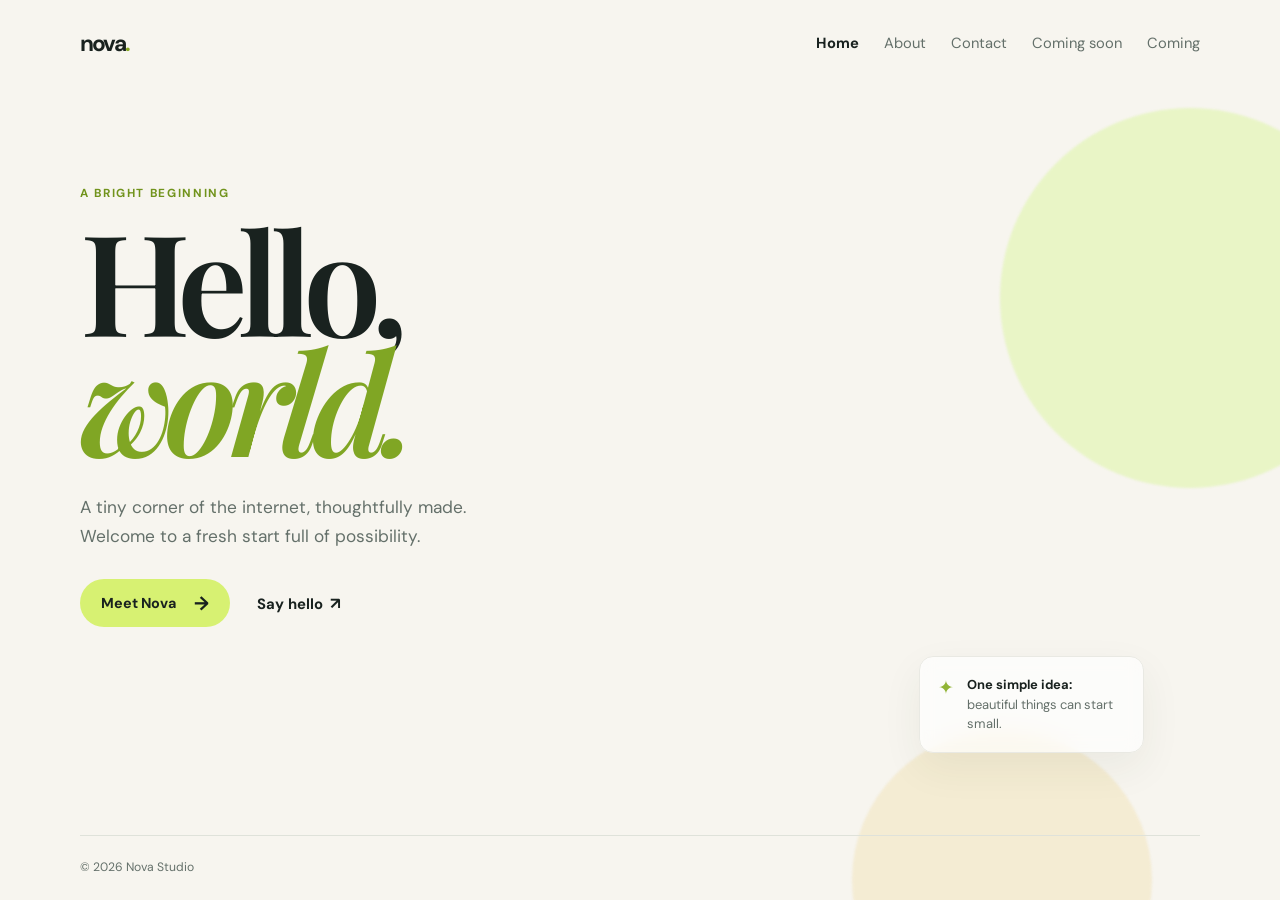
<file: index.html>
<!doctype html>
<html lang="en">
  <head>
    <meta charset="UTF-8" />
    <meta name="viewport" content="width=device-width, initial-scale=1.0" />
    <meta name="description" content="A modern hello world website." />
    <title>Hello, World! — Nova</title>
    <link rel="preconnect" href="https://fonts.googleapis.com" />
    <link rel="preconnect" href="https://fonts.gstatic.com" crossorigin />
    <link href="https://fonts.googleapis.com/css2?family=DM+Sans:wght@400;500;600;700&family=Playfair+Display:wght@600;700&display=swap" rel="stylesheet" />
    <link rel="stylesheet" href="styles.css" />
  </head>
  <body>
    <div class="orb orb-one"></div>
    <div class="orb orb-two"></div>
    <header class="site-header container">
      <a class="brand" href="index.html" aria-label="Nova home">nova<span>.</span></a>
      <nav aria-label="Main navigation">
        <a class="active" href="index.html">Home</a>
        <a href="about.html">About</a>
        <a href="contact.html">Contact</a>
        <a href="coming-soon.html">Coming soon</a>
        <a href="coming.html">Coming</a>
      </nav>
    </header>

    <main class="container hero">
      <p class="eyebrow">A bright beginning</p>
      <h1>Hello,<br /><em>world.</em></h1>
      <p class="intro">A tiny corner of the internet, thoughtfully made. Welcome to a fresh start full of possibility.</p>
      <div class="hero-actions">
        <a class="button" href="about.html">Meet Nova <span aria-hidden="true">→</span></a>
        <a class="text-link" href="contact.html">Say hello <span aria-hidden="true">↗</span></a>
      </div>
      <div class="stat-card">
        <span class="sparkle" aria-hidden="true">✦</span>
        <p><strong>One simple idea:</strong> beautiful things can start small.</p>
      </div>
    </main>

    <footer class="container site-footer">© 2026 Nova Studio</footer>
  </body>
</html>
</file>
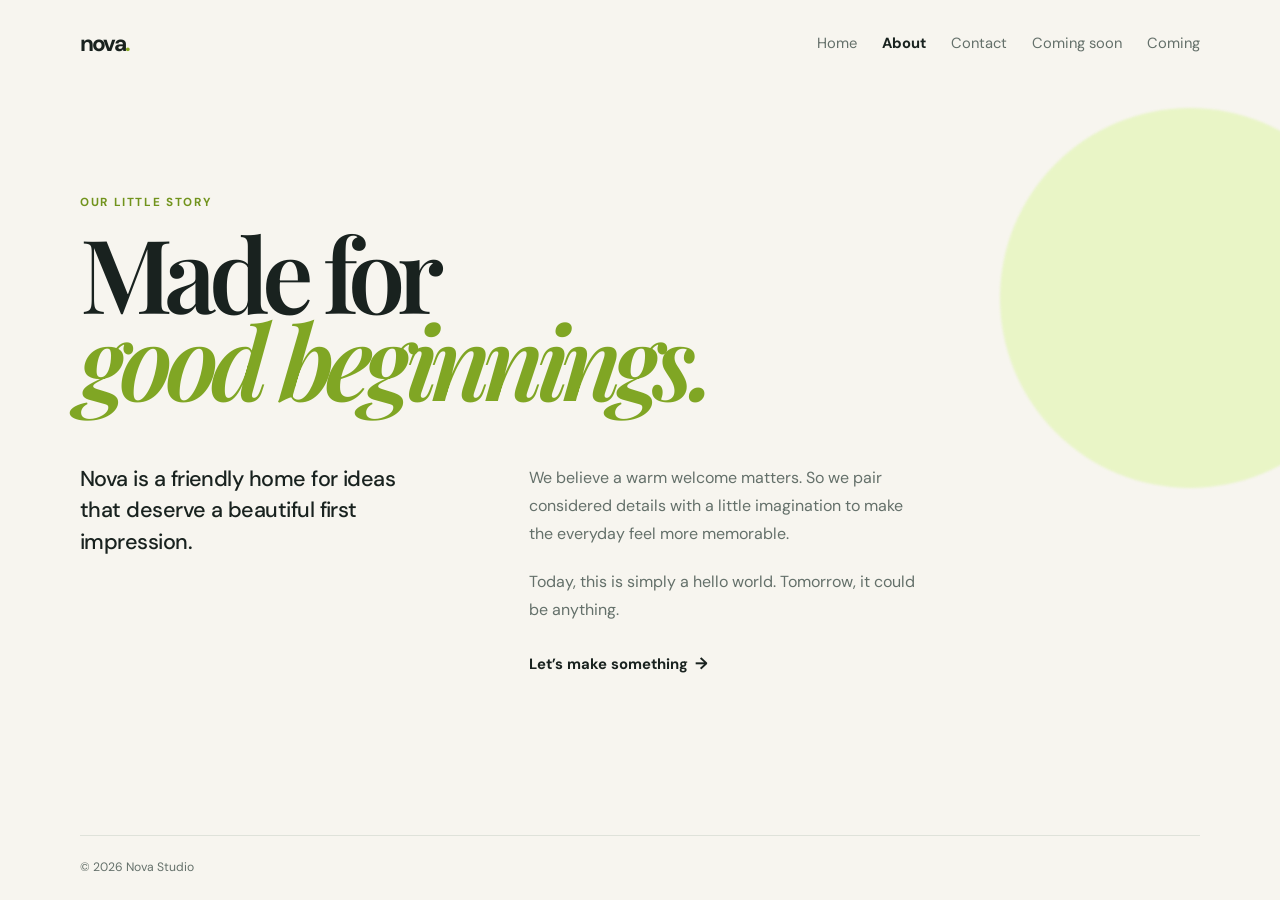
<file: about.html>
<!doctype html>
<html lang="en">
  <head>
    <meta charset="UTF-8" />
    <meta name="viewport" content="width=device-width, initial-scale=1.0" />
    <meta name="description" content="Learn about Nova." />
    <title>About — Nova</title>
    <link rel="preconnect" href="https://fonts.googleapis.com" />
    <link rel="preconnect" href="https://fonts.gstatic.com" crossorigin />
    <link href="https://fonts.googleapis.com/css2?family=DM+Sans:wght@400;500;600;700&family=Playfair+Display:wght@600;700&display=swap" rel="stylesheet" />
    <link rel="stylesheet" href="styles.css" />
  </head>
  <body>
    <div class="orb orb-one"></div>
    <header class="site-header container">
      <a class="brand" href="index.html" aria-label="Nova home">nova<span>.</span></a>
      <nav aria-label="Main navigation">
        <a href="index.html">Home</a>
        <a class="active" href="about.html">About</a>
        <a href="contact.html">Contact</a>
        <a href="coming-soon.html">Coming soon</a>
        <a href="coming.html">Coming</a>
      </nav>
    </header>

    <main class="container page-content">
      <p class="eyebrow">Our little story</p>
      <h1>Made for<br /><em>good beginnings.</em></h1>
      <section class="copy-grid">
        <p class="lead">Nova is a friendly home for ideas that deserve a beautiful first impression.</p>
        <div>
          <p>We believe a warm welcome matters. So we pair considered details with a little imagination to make the everyday feel more memorable.</p>
          <p>Today, this is simply a hello world. Tomorrow, it could be anything.</p>
          <a class="text-link" href="contact.html">Let’s make something <span aria-hidden="true">→</span></a>
        </div>
      </section>
    </main>

    <footer class="container site-footer">© 2026 Nova Studio</footer>
  </body>
</html>
</file>
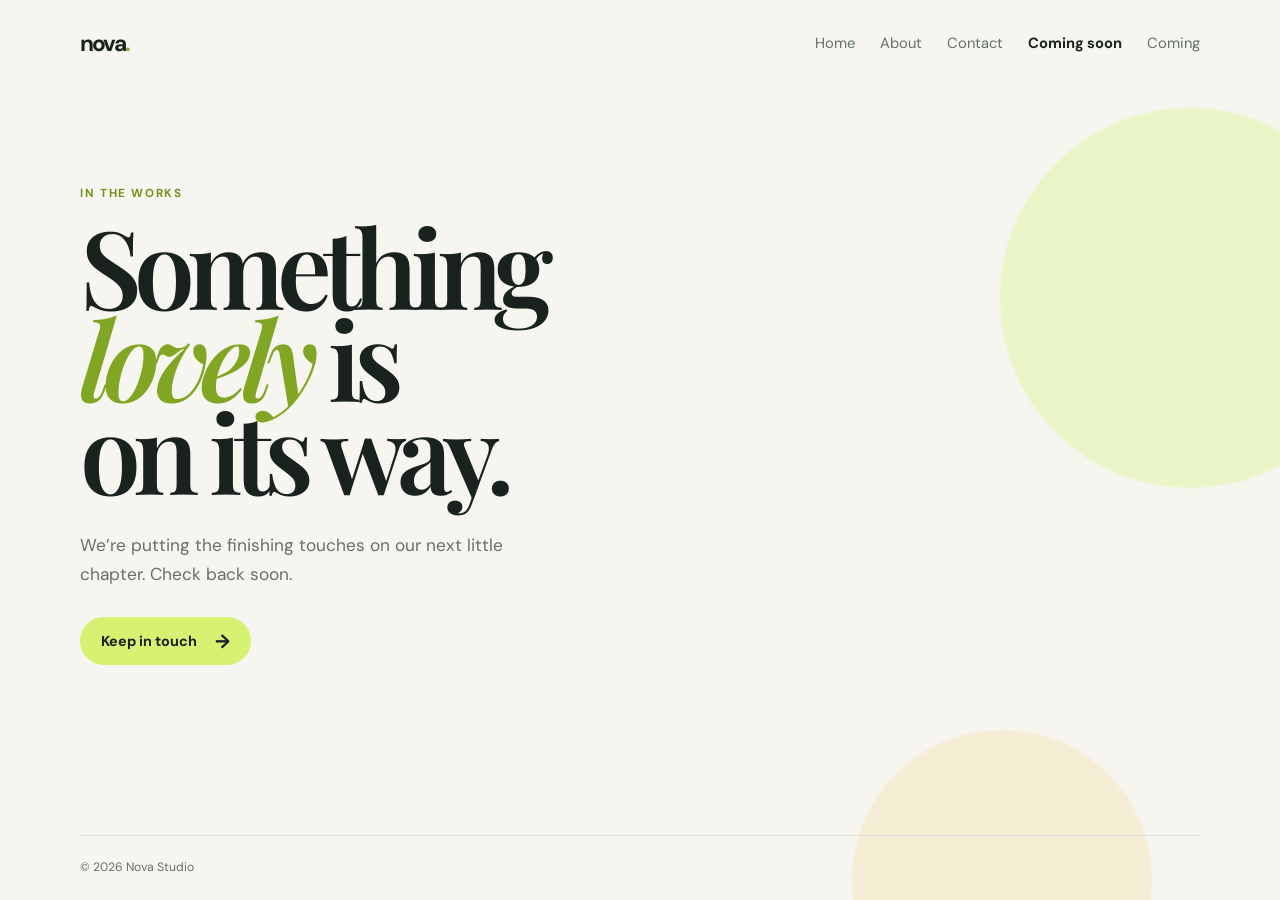
<file: coming-soon.html>
<!doctype html>
<html lang="en">
  <head>
    <meta charset="UTF-8" />
    <meta name="viewport" content="width=device-width, initial-scale=1.0" />
    <meta name="description" content="Something new is coming soon from Nova." />
    <title>Coming Soon — Nova</title>
    <link rel="preconnect" href="https://fonts.googleapis.com" />
    <link rel="preconnect" href="https://fonts.gstatic.com" crossorigin />
    <link href="https://fonts.googleapis.com/css2?family=DM+Sans:wght@400;500;600;700&family=Playfair+Display:wght@600;700&display=swap" rel="stylesheet" />
    <link rel="stylesheet" href="styles.css" />
  </head>
  <body>
    <div class="orb orb-one"></div>
    <div class="orb orb-two"></div>
    <header class="site-header container">
      <a class="brand" href="index.html" aria-label="Nova home">nova<span>.</span></a>
      <nav aria-label="Main navigation">
        <a href="index.html">Home</a>
        <a href="about.html">About</a>
        <a href="contact.html">Contact</a>
        <a class="active" href="coming-soon.html">Coming soon</a>
        <a href="coming.html">Coming</a>
      </nav>
    </header>

    <main class="container coming-soon">
      <p class="eyebrow">In the works</p>
      <h1>Something<br /><em>lovely</em> is<br />on its way.</h1>
      <p class="intro">We’re putting the finishing touches on our next little chapter. Check back soon.</p>
      <a class="button" href="contact.html">Keep in touch <span aria-hidden="true">→</span></a>
    </main>

    <footer class="container site-footer">© 2026 Nova Studio</footer>
  </body>
</html>
</file>
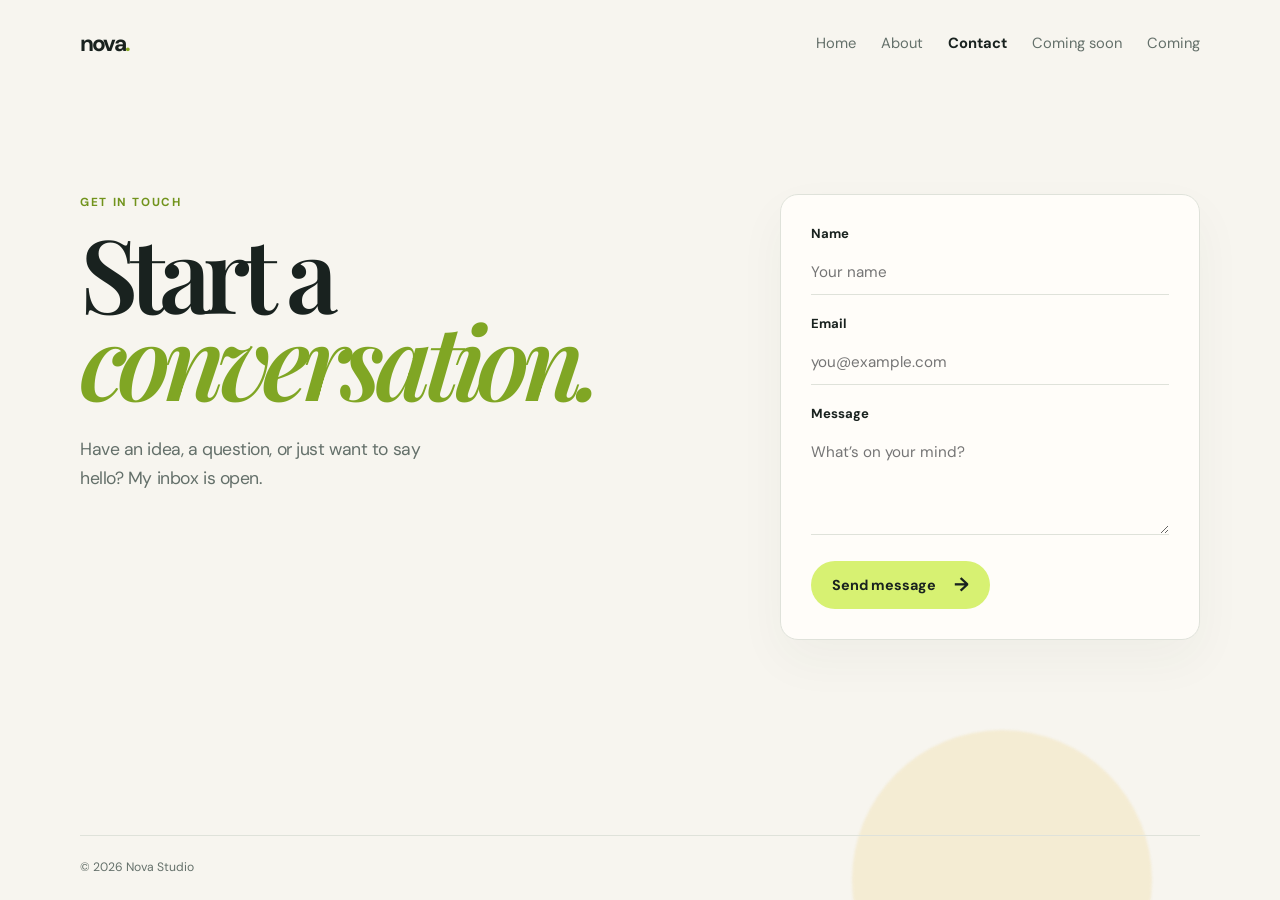
<file: contact.html>
<!doctype html>
<html lang="en">
  <head>
    <meta charset="UTF-8" />
    <meta name="viewport" content="width=device-width, initial-scale=1.0" />
    <meta name="description" content="Contact Nova." />
    <title>Contact — Nova</title>
    <link rel="preconnect" href="https://fonts.googleapis.com" />
    <link rel="preconnect" href="https://fonts.gstatic.com" crossorigin />
    <link href="https://fonts.googleapis.com/css2?family=DM+Sans:wght@400;500;600;700&family=Playfair+Display:wght@600;700&display=swap" rel="stylesheet" />
    <link rel="stylesheet" href="styles.css" />
  </head>
  <body>
    <div class="orb orb-two"></div>
    <header class="site-header container">
      <a class="brand" href="index.html" aria-label="Nova home">nova<span>.</span></a>
      <nav aria-label="Main navigation">
        <a href="index.html">Home</a>
        <a href="about.html">About</a>
        <a class="active" href="contact.html">Contact</a>
        <a href="coming-soon.html">Coming soon</a>
        <a href="coming.html">Coming</a>
      </nav>
    </header>

    <main class="container page-content contact-layout">
      <div>
        <p class="eyebrow">Get in touch</p>
        <h1>Start a<br /><em>conversation.</em></h1>
        <p class="lead">Have an idea, a question, or just want to say hello? My inbox is open.</p>
      </div>
      <form class="contact-form" action="#" method="post">
        <label>Name<input type="text" name="name" placeholder="Your name" /></label>
        <label>Email<input type="email" name="email" placeholder="you@example.com" /></label>
        <label>Message<textarea name="message" rows="4" placeholder="What’s on your mind?"></textarea></label>
        <button class="button" type="submit">Send message <span aria-hidden="true">→</span></button>
      </form>
    </main>

    <footer class="container site-footer">© 2026 Nova Studio</footer>
  </body>
</html>
</file>
<file: styles.css>
:root {
  --ink: #19221f;
  --muted: #64706a;
  --paper: #f7f5ef;
  --card: #fffdf9;
  --lime: #d7f172;
  --line: #dfe2da;
}

* { box-sizing: border-box; }

body {
  min-height: 100vh;
  margin: 0;
  overflow-x: hidden;
  color: var(--ink);
  background: var(--paper);
  font-family: "DM Sans", sans-serif;
}

.container { width: min(1120px, calc(100% - 48px)); margin: 0 auto; }

.site-header {
  display: flex;
  align-items: center;
  justify-content: space-between;
  padding: 28px 0;
}

.brand { color: var(--ink); font-size: 1.42rem; font-weight: 700; letter-spacing: -0.08em; text-decoration: none; }
.brand span { color: #85a721; }
nav { display: flex; gap: 25px; }
nav a { color: var(--muted); font-size: .92rem; text-decoration: none; transition: color .2s ease; }
nav a:hover, nav a.active { color: var(--ink); }
nav a.active { font-weight: 700; }

.hero { position: relative; min-height: calc(100vh - 151px); padding: 11vh 0 88px; }
.eyebrow { margin: 0 0 18px; color: #71931c; font-size: .73rem; font-weight: 700; letter-spacing: .14em; text-transform: uppercase; }
h1 { max-width: 780px; margin: 0; font-family: "Playfair Display", Georgia, serif; font-size: clamp(4.4rem, 11vw, 9.3rem); font-weight: 600; letter-spacing: -.075em; line-height: .85; }
h1 em { color: #80a624; font-weight: 600; }
.intro { max-width: 440px; margin: 35px 0 29px; color: var(--muted); font-size: 1.08rem; line-height: 1.65; }
.hero-actions { display: flex; align-items: center; gap: 27px; }
.button { display: inline-flex; align-items: center; gap: 18px; padding: 15px 21px; border: 0; border-radius: 999px; color: var(--ink); background: var(--lime); cursor: pointer; font: 700 .9rem "DM Sans", sans-serif; text-decoration: none; transition: transform .2s ease, box-shadow .2s ease; }
.button:hover { box-shadow: 0 9px 20px #91aa4438; transform: translateY(-2px); }
.button span { font-size: 1.2rem; line-height: .7; }
.text-link { color: var(--ink); font-size: .93rem; font-weight: 700; text-decoration: none; }
.text-link span { margin-left: 3px; font-size: 1.1em; }
.text-link:hover { color: #789a20; }

.stat-card { position: absolute; right: 5%; bottom: 11%; display: flex; gap: 13px; width: 225px; padding: 18px; border: 1px solid #e9e9e3; border-radius: 14px; background: #ffffffa8; box-shadow: 0 15px 40px #283a2710; backdrop-filter: blur(9px); }
.stat-card p { margin: 0; color: var(--muted); font-size: .81rem; line-height: 1.5; }
.stat-card strong { color: var(--ink); }
.sparkle { color: #91b436; font-size: 1.2rem; }

.page-content { min-height: calc(100vh - 151px); padding: 12vh 0 88px; }
.coming-soon { min-height: calc(100vh - 151px); padding: 11vh 0 88px; }
.coming-soon h1 { font-size: clamp(3.9rem, 8.5vw, 7.8rem); }
.plain-coming { padding-top: 12vh; font-size: 1.1rem; }
.page-content h1 { font-size: clamp(3.8rem, 8vw, 7rem); }
.copy-grid { display: grid; grid-template-columns: minmax(220px, .8fr) 1fr; gap: clamp(42px, 10vw, 145px); max-width: 850px; margin-top: 62px; }
.lead { margin: 0; font-size: 1.35rem; font-weight: 500; letter-spacing: -.025em; line-height: 1.45; }
.copy-grid div p { margin: 0 0 20px; color: var(--muted); line-height: 1.75; }
.copy-grid .text-link { display: inline-block; margin-top: 9px; }
.contact-layout { display: grid; grid-template-columns: 1fr minmax(300px, 420px); gap: clamp(48px, 11vw, 160px); align-items: start; }
.contact-layout .lead { max-width: 370px; margin-top: 33px; color: var(--muted); font-size: 1.1rem; font-weight: 400; line-height: 1.65; }
.contact-form { display: grid; gap: 20px; padding: 30px; border: 1px solid var(--line); border-radius: 18px; background: var(--card); box-shadow: 0 20px 50px #283a270b; }
label { display: grid; gap: 8px; color: var(--ink); font-size: .82rem; font-weight: 700; }
input, textarea { width: 100%; padding: 12px 0; border: 0; border-bottom: 1px solid var(--line); outline: 0; color: var(--ink); background: transparent; font: .95rem "DM Sans", sans-serif; resize: vertical; }
input:focus, textarea:focus { border-color: #94b93a; }
.contact-form .button { justify-self: start; margin-top: 6px; }

.orb { position: fixed; z-index: -1; border-radius: 50%; filter: blur(1px); opacity: .7; }
.orb-one { top: 12%; right: -100px; width: 380px; height: 380px; background: #e3f5b6; }
.orb-two { right: 10%; bottom: -130px; width: 300px; height: 300px; background: #f3e8c8; }
.site-footer { padding: 23px 0; border-top: 1px solid var(--line); color: var(--muted); font-size: .76rem; }

@media (max-width: 680px) {
  .container { width: min(100% - 32px, 1120px); }
  .site-header { padding: 21px 0; }
  nav { gap: 16px; }
  .hero, .page-content { padding-top: 10vh; }
  .stat-card { position: relative; right: auto; bottom: auto; margin-top: 58px; }
  .copy-grid, .contact-layout { grid-template-columns: 1fr; }
  .copy-grid { gap: 28px; margin-top: 42px; }
  .contact-layout { gap: 42px; }
}
</file>
